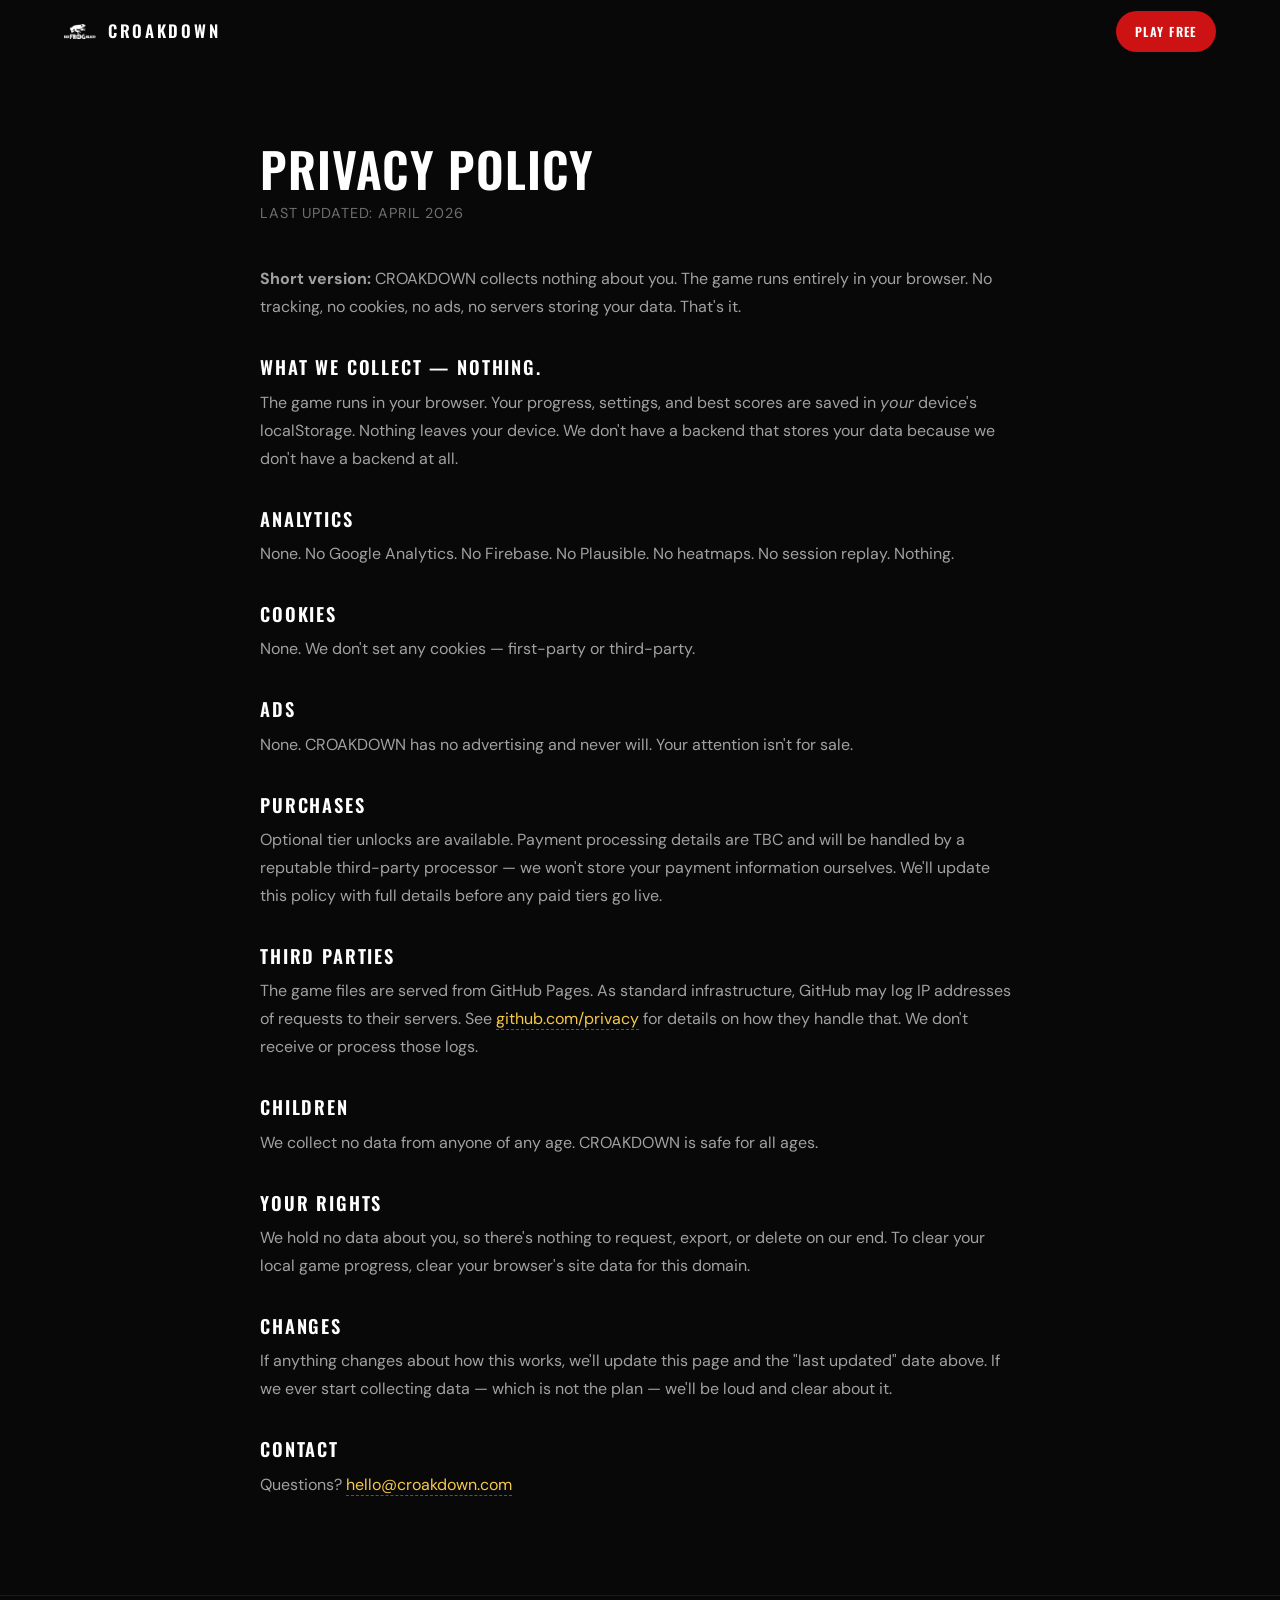
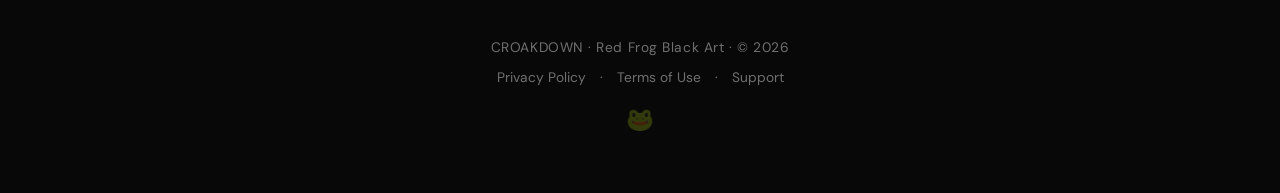
<file: privacy.html>
<!DOCTYPE html>
<html lang="en">
<head>
<meta charset="UTF-8" />
<meta name="viewport" content="width=device-width, initial-scale=1, viewport-fit=cover" />
<title>Privacy Policy — CROAKDOWN</title>
<meta name="description" content="CROAKDOWN privacy policy. We collect nothing. No analytics, no cookies, no ads." />
<meta name="theme-color" content="#080808" />

<meta property="og:type" content="website" />
<meta property="og:title" content="Privacy Policy — CROAKDOWN" />
<meta property="og:description" content="We collect nothing. No analytics, no cookies, no ads." />
<meta property="og:image" content="rfba-logo.png" />
<meta name="twitter:card" content="summary_large_image" />
<meta name="twitter:title" content="Privacy Policy — CROAKDOWN" />
<meta name="twitter:description" content="We collect nothing. No analytics, no cookies, no ads." />
<meta name="twitter:image" content="rfba-logo.png" />

<link rel="icon" type="image/png" href="rfba-logo.png" />
<link rel="preconnect" href="https://fonts.googleapis.com" />
<link rel="preconnect" href="https://fonts.gstatic.com" crossorigin />
<link href="https://fonts.googleapis.com/css2?family=Oswald:wght@400;500;600;700&family=DM+Sans:wght@400;500;700&display=swap" rel="stylesheet" />
<link rel="stylesheet" href="styles.css" />
</head>
<body>

<nav class="nav" aria-label="Primary">
  <div class="nav-inner">
    <a href="index.html" class="nav-brand" aria-label="CROAKDOWN home">
      <img src="rfba-logo.png" alt="" />
      <span>CROAKDOWN</span>
    </a>
    <a href="play.html" class="btn btn-sm">Play Free</a>
  </div>
</nav>

<main class="container legal">
  <h1>Privacy Policy</h1>
  <div class="updated">Last updated: April 2026</div>

  <p><strong>Short version:</strong> CROAKDOWN collects nothing about you. The game runs entirely in your browser. No tracking, no cookies, no ads, no servers storing your data. That's it.</p>

  <h2>What we collect — Nothing.</h2>
  <p>The game runs in your browser. Your progress, settings, and best scores are saved in <em>your</em> device's localStorage. Nothing leaves your device. We don't have a backend that stores your data because we don't have a backend at all.</p>

  <h2>Analytics</h2>
  <p>None. No Google Analytics. No Firebase. No Plausible. No heatmaps. No session replay. Nothing.</p>

  <h2>Cookies</h2>
  <p>None. We don't set any cookies — first-party or third-party.</p>

  <h2>Ads</h2>
  <p>None. CROAKDOWN has no advertising and never will. Your attention isn't for sale.</p>

  <h2>Purchases</h2>
  <p>Optional tier unlocks are available. Payment processing details are TBC and will be handled by a reputable third-party processor — we won't store your payment information ourselves. We'll update this policy with full details before any paid tiers go live.</p>

  <h2>Third Parties</h2>
  <p>The game files are served from GitHub Pages. As standard infrastructure, GitHub may log IP addresses of requests to their servers. See <a href="https://github.com/privacy" target="_blank" rel="noopener">github.com/privacy</a> for details on how they handle that. We don't receive or process those logs.</p>

  <h2>Children</h2>
  <p>We collect no data from anyone of any age. CROAKDOWN is safe for all ages.</p>

  <h2>Your Rights</h2>
  <p>We hold no data about you, so there's nothing to request, export, or delete on our end. To clear your local game progress, clear your browser's site data for this domain.</p>

  <h2>Changes</h2>
  <p>If anything changes about how this works, we'll update this page and the "last updated" date above. If we ever start collecting data — which is not the plan — we'll be loud and clear about it.</p>

  <h2>Contact</h2>
  <p>Questions? <a href="mailto:hello@croakdown.com">hello@croakdown.com</a></p>
</main>

<footer class="footer">
  <div class="footer-line">CROAKDOWN · Red Frog Black Art · © 2026</div>
  <div class="footer-links">
    <a href="privacy.html">Privacy Policy</a> ·
    <a href="terms.html">Terms of Use</a> ·
    <a href="mailto:hello@croakdown.com">Support</a>
  </div>
  <div class="footer-frog" aria-hidden="true">🐸</div>
</footer>

<script src="site.js"></script>
</body>
</html>
</file>
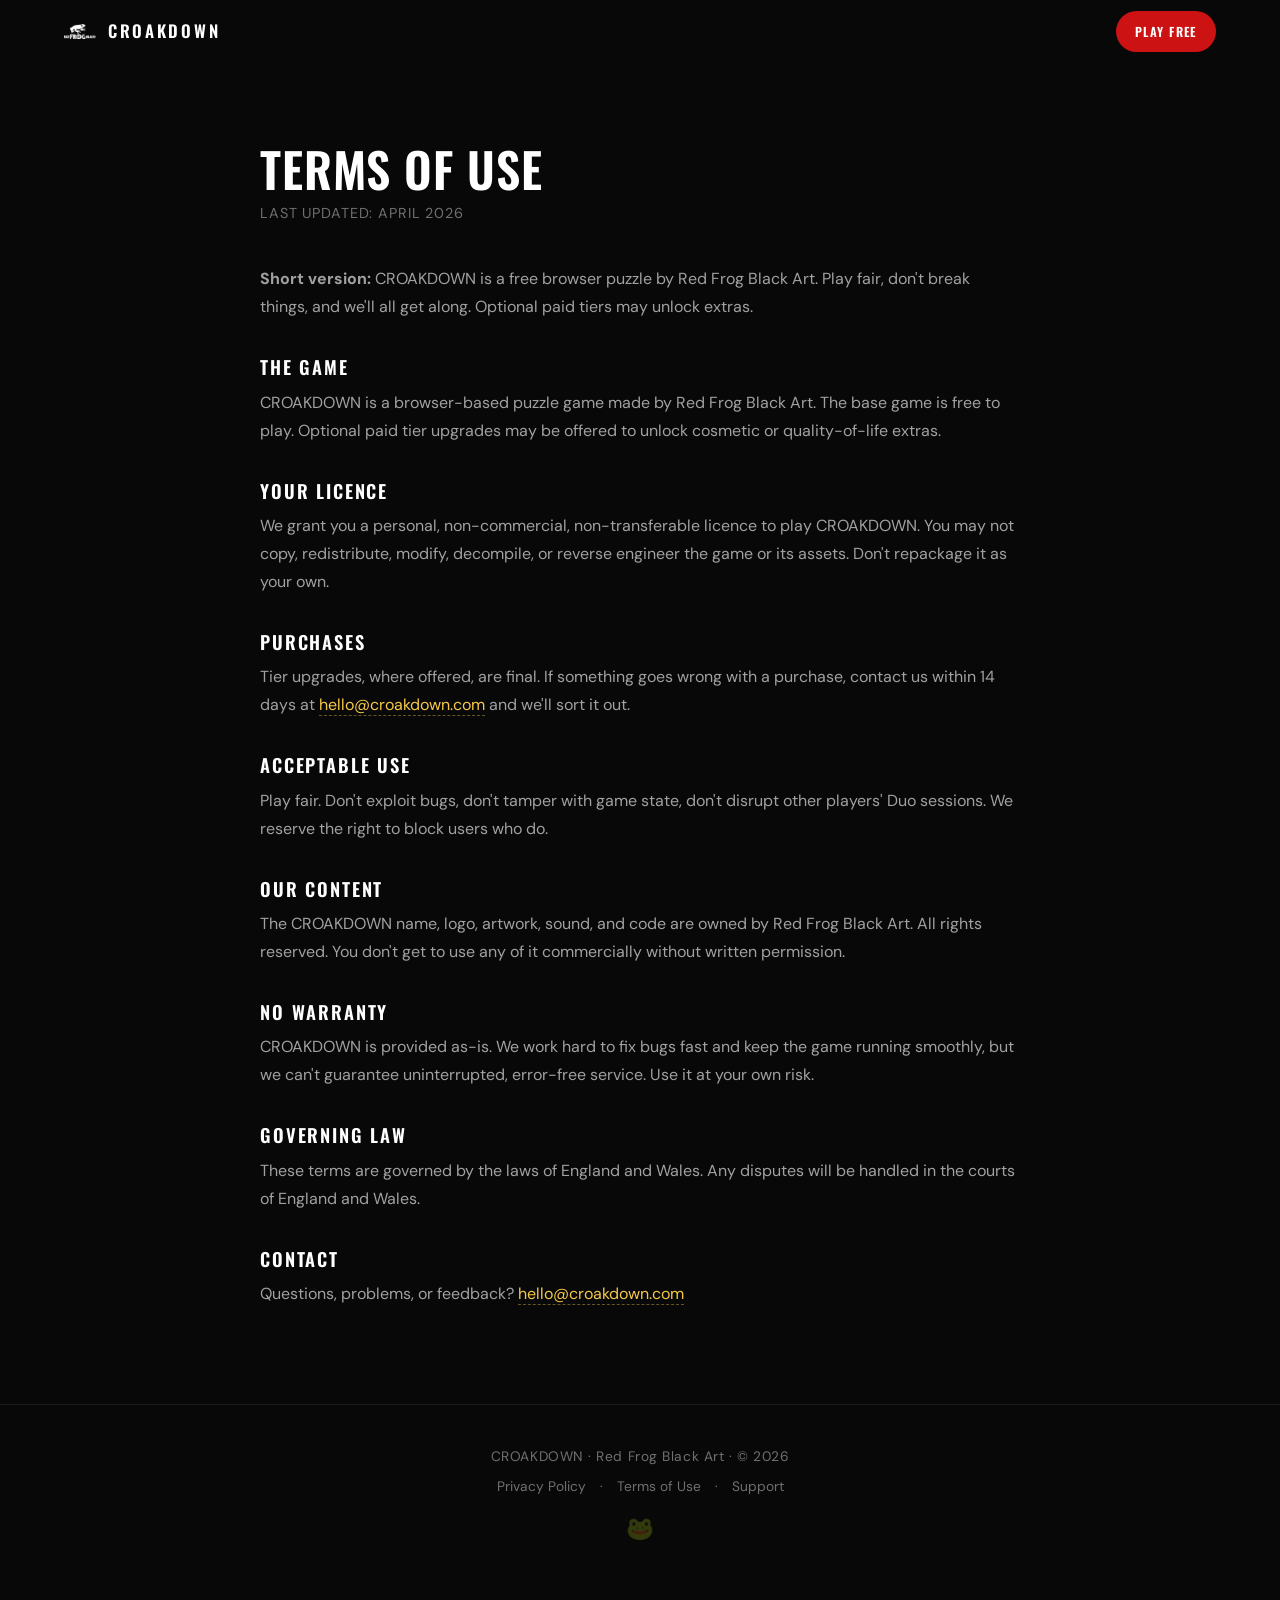
<file: terms.html>
<!DOCTYPE html>
<html lang="en">
<head>
<meta charset="UTF-8" />
<meta name="viewport" content="width=device-width, initial-scale=1, viewport-fit=cover" />
<title>Terms of Use — CROAKDOWN</title>
<meta name="description" content="CROAKDOWN terms of use. Plain English. Free to play, fair use, no warranty." />
<meta name="theme-color" content="#080808" />

<meta property="og:type" content="website" />
<meta property="og:title" content="Terms of Use — CROAKDOWN" />
<meta property="og:description" content="Plain English terms. Free to play. Play fair." />
<meta property="og:image" content="rfba-logo.png" />
<meta name="twitter:card" content="summary_large_image" />
<meta name="twitter:title" content="Terms of Use — CROAKDOWN" />
<meta name="twitter:description" content="Plain English terms. Free to play. Play fair." />
<meta name="twitter:image" content="rfba-logo.png" />

<link rel="icon" type="image/png" href="rfba-logo.png" />
<link rel="preconnect" href="https://fonts.googleapis.com" />
<link rel="preconnect" href="https://fonts.gstatic.com" crossorigin />
<link href="https://fonts.googleapis.com/css2?family=Oswald:wght@400;500;600;700&family=DM+Sans:wght@400;500;700&display=swap" rel="stylesheet" />
<link rel="stylesheet" href="styles.css" />
</head>
<body>

<nav class="nav" aria-label="Primary">
  <div class="nav-inner">
    <a href="index.html" class="nav-brand" aria-label="CROAKDOWN home">
      <img src="rfba-logo.png" alt="" />
      <span>CROAKDOWN</span>
    </a>
    <a href="play.html" class="btn btn-sm">Play Free</a>
  </div>
</nav>

<main class="container legal">
  <h1>Terms of Use</h1>
  <div class="updated">Last updated: April 2026</div>

  <p><strong>Short version:</strong> CROAKDOWN is a free browser puzzle by Red Frog Black Art. Play fair, don't break things, and we'll all get along. Optional paid tiers may unlock extras.</p>

  <h2>The Game</h2>
  <p>CROAKDOWN is a browser-based puzzle game made by Red Frog Black Art. The base game is free to play. Optional paid tier upgrades may be offered to unlock cosmetic or quality-of-life extras.</p>

  <h2>Your Licence</h2>
  <p>We grant you a personal, non-commercial, non-transferable licence to play CROAKDOWN. You may not copy, redistribute, modify, decompile, or reverse engineer the game or its assets. Don't repackage it as your own.</p>

  <h2>Purchases</h2>
  <p>Tier upgrades, where offered, are final. If something goes wrong with a purchase, contact us within 14 days at <a href="mailto:hello@croakdown.com">hello@croakdown.com</a> and we'll sort it out.</p>

  <h2>Acceptable Use</h2>
  <p>Play fair. Don't exploit bugs, don't tamper with game state, don't disrupt other players' Duo sessions. We reserve the right to block users who do.</p>

  <h2>Our Content</h2>
  <p>The CROAKDOWN name, logo, artwork, sound, and code are owned by Red Frog Black Art. All rights reserved. You don't get to use any of it commercially without written permission.</p>

  <h2>No Warranty</h2>
  <p>CROAKDOWN is provided as-is. We work hard to fix bugs fast and keep the game running smoothly, but we can't guarantee uninterrupted, error-free service. Use it at your own risk.</p>

  <h2>Governing Law</h2>
  <p>These terms are governed by the laws of England and Wales. Any disputes will be handled in the courts of England and Wales.</p>

  <h2>Contact</h2>
  <p>Questions, problems, or feedback? <a href="mailto:hello@croakdown.com">hello@croakdown.com</a></p>
</main>

<footer class="footer">
  <div class="footer-line">CROAKDOWN · Red Frog Black Art · © 2026</div>
  <div class="footer-links">
    <a href="privacy.html">Privacy Policy</a> ·
    <a href="terms.html">Terms of Use</a> ·
    <a href="mailto:hello@croakdown.com">Support</a>
  </div>
  <div class="footer-frog" aria-hidden="true">🐸</div>
</footer>

<script src="site.js"></script>
</body>
</html>
</file>
<file: styles.css>
/* ===== CROAKDOWN — Red Frog Black Art ===== */

:root {
  --red: #CC1212;
  --red-dark: #8B0000;
  --bg: #080808;
  --bg-2: #0e0e0e;
  --gold: #F7C948;
  --white: #FFFFFF;
  --muted: rgba(255, 255, 255, 0.62);
  --faint: rgba(255, 255, 255, 0.42);
  --card-bg: rgba(255, 255, 255, 0.04);
  --card-border: rgba(255, 255, 255, 0.10);
  --hairline: rgba(255, 255, 255, 0.08);

  --tile-red: #CC1212;
  --tile-orange: #F5A623;
  --tile-green: #7ED321;
  --tile-blue: #4A90D9;
  --tile-gold: #F7C948;
  --tile-purple: #9B59B6;

  --radius: 16px;
  --nav-h: 64px;

  --font-head: 'Oswald', system-ui, sans-serif;
  --font-body: 'DM Sans', system-ui, sans-serif;
  --font-mono: ui-monospace, 'SF Mono', Menlo, Consolas, monospace;
}

* { box-sizing: border-box; }
html { scroll-behavior: smooth; }

html, body {
  margin: 0;
  padding: 0;
  background: var(--bg);
  color: var(--white);
  font-family: var(--font-body);
  font-size: 16px;
  line-height: 1.6;
  -webkit-font-smoothing: antialiased;
  -moz-osx-font-smoothing: grayscale;
  text-rendering: optimizeLegibility;
}

img { max-width: 100%; display: block; }
a { color: inherit; text-decoration: none; }

h1, h2, h3, h4, h5, h6 {
  font-family: var(--font-head);
  font-weight: 600;
  line-height: 1.05;
  letter-spacing: 0.02em;
  text-transform: uppercase;
  margin: 0 0 0.6em;
}

h1 { font-size: clamp(2.4rem, 7vw, 5.4rem); }
h2 { font-size: clamp(1.8rem, 4.4vw, 3rem); letter-spacing: 0.04em; }
h3 { font-size: clamp(1.1rem, 2.2vw, 1.4rem); letter-spacing: 0.06em; }

p { margin: 0 0 1em; color: var(--muted); }

.container {
  width: 100%;
  max-width: 1200px;
  margin: 0 auto;
  padding: 0 24px;
}

section { padding: 96px 0; position: relative; }
@media (max-width: 720px) { section { padding: 64px 0; } }

/* ===== NAV ===== */
.nav {
  position: fixed;
  top: 0; left: 0; right: 0;
  height: var(--nav-h);
  z-index: 100;
  display: flex;
  align-items: center;
  background: transparent;
  transition: background 220ms ease, backdrop-filter 220ms ease, border-color 220ms ease;
  border-bottom: 1px solid transparent;
}
.nav.scrolled {
  background: rgba(8, 8, 8, 0.78);
  backdrop-filter: blur(14px);
  -webkit-backdrop-filter: blur(14px);
  border-bottom-color: var(--hairline);
}
.nav-inner {
  width: 100%;
  max-width: 1200px;
  margin: 0 auto;
  padding: 0 24px;
  display: flex;
  align-items: center;
  justify-content: space-between;
  gap: 16px;
}
.nav-brand {
  display: flex;
  align-items: center;
  gap: 12px;
  font-family: var(--font-head);
  font-weight: 600;
  letter-spacing: 0.16em;
  font-size: 1.05rem;
  text-transform: uppercase;
  color: var(--white);
}
.nav-brand img {
  height: 32px;
  width: 32px;
  object-fit: contain;
  filter: brightness(0) invert(1);
}
.btn {
  display: inline-flex;
  align-items: center;
  justify-content: center;
  gap: 8px;
  font-family: var(--font-head);
  font-weight: 600;
  letter-spacing: 0.12em;
  text-transform: uppercase;
  padding: 14px 26px;
  border-radius: 999px;
  background: var(--red);
  color: var(--white);
  border: 1px solid transparent;
  cursor: pointer;
  transition: transform 160ms ease, box-shadow 220ms ease, background 220ms ease;
  white-space: nowrap;
  font-size: 0.92rem;
}
.btn:hover {
  background: #e01818;
  box-shadow: 0 0 0 1px rgba(204, 18, 18, 0.4), 0 12px 32px -8px rgba(204, 18, 18, 0.55);
  transform: translateY(-1px);
}
.btn-sm { padding: 10px 18px; font-size: 0.78rem; }
.btn-lg { padding: 18px 34px; font-size: 1rem; }
.btn-ghost {
  background: transparent;
  border-color: var(--card-border);
  color: var(--white);
}
.btn-ghost:hover {
  background: var(--card-bg);
  box-shadow: none;
}

/* ===== HERO ===== */
.hero {
  min-height: 100vh;
  display: flex;
  align-items: center;
  justify-content: center;
  text-align: center;
  position: relative;
  overflow: hidden;
  padding: calc(var(--nav-h) + 32px) 24px 64px;
}
.hero-grid {
  position: absolute;
  inset: -10%;
  background-image:
    linear-gradient(rgba(204, 18, 18, 0.10) 1px, transparent 1px),
    linear-gradient(90deg, rgba(204, 18, 18, 0.10) 1px, transparent 1px);
  background-size: 60px 60px;
  animation: grid-drift 24s linear infinite, grid-pulse 6s ease-in-out infinite;
  mask-image: radial-gradient(ellipse at center, rgba(0,0,0,0.95) 0%, rgba(0,0,0,0.55) 55%, rgba(0,0,0,0) 90%);
  -webkit-mask-image: radial-gradient(ellipse at center, rgba(0,0,0,0.95) 0%, rgba(0,0,0,0.55) 55%, rgba(0,0,0,0) 90%);
}
@keyframes grid-drift {
  0%   { background-position: 0 0, 0 0; }
  100% { background-position: 60px 60px, 60px 60px; }
}
@keyframes grid-pulse {
  0%, 100% { opacity: 0.55; }
  50%      { opacity: 1; }
}
.hero-glow {
  position: absolute;
  width: 720px; height: 720px;
  left: 50%; top: 50%;
  transform: translate(-50%, -50%);
  background: radial-gradient(circle, rgba(204,18,18,0.18) 0%, transparent 60%);
  pointer-events: none;
  filter: blur(20px);
}

.hero-content { position: relative; z-index: 2; max-width: 880px; margin: 0 auto; }
.hero-frog {
  width: 88px; height: 88px;
  margin: 0 auto 18px;
  filter: brightness(0) invert(1) drop-shadow(0 0 18px rgba(204,18,18,0.6));
  animation: float 4s ease-in-out infinite;
}
@keyframes float {
  0%, 100% { transform: translateY(0); }
  50%      { transform: translateY(-8px); }
}
.wordmark {
  font-family: var(--font-head);
  font-weight: 700;
  font-size: clamp(3rem, 12vw, 8rem);
  letter-spacing: 0.08em;
  line-height: 0.9;
  margin: 0 0 18px;
  text-transform: uppercase;
  background: linear-gradient(180deg, #fff 0%, #f3f3f3 60%, #cfcfcf 100%);
  -webkit-background-clip: text;
  background-clip: text;
  color: transparent;
  text-shadow: 0 0 60px rgba(204, 18, 18, 0.18);
}
.hero h1 {
  font-size: clamp(1.5rem, 3.6vw, 2.4rem);
  color: var(--white);
  margin-bottom: 14px;
  letter-spacing: 0.05em;
}
.hero-sub {
  font-size: 1.05rem;
  color: var(--muted);
  margin-bottom: 36px;
}
.hero-cta-row { display: flex; flex-direction: column; align-items: center; gap: 16px; }
.hero-fineprint {
  font-size: 0.85rem;
  color: var(--faint);
  letter-spacing: 0.04em;
}

/* ===== SECTION HEADERS ===== */
.eyebrow {
  font-family: var(--font-head);
  font-size: 0.78rem;
  letter-spacing: 0.32em;
  text-transform: uppercase;
  color: var(--red);
  margin-bottom: 14px;
}
.section-head { margin-bottom: 48px; max-width: 720px; }
.section-head.center { margin-left: auto; margin-right: auto; text-align: center; }

/* ===== GAME MODES ===== */
.modes {
  display: grid;
  grid-template-columns: repeat(2, 1fr);
  gap: 20px;
}
@media (max-width: 720px) {
  .modes {
    display: flex;
    overflow-x: auto;
    scroll-snap-type: x mandatory;
    gap: 16px;
    padding-bottom: 8px;
    margin: 0 -24px;
    padding-left: 24px;
    padding-right: 24px;
  }
  .modes > .mode {
    flex: 0 0 78%;
    scroll-snap-align: start;
  }
}
.mode {
  background: var(--card-bg);
  border: 1px solid var(--card-border);
  border-left: 4px solid var(--accent, #888);
  border-radius: var(--radius);
  padding: 28px 26px;
  transition: transform 240ms ease, background 240ms ease, border-color 240ms ease;
}
.mode:hover {
  transform: translateY(-3px);
  background: rgba(255,255,255,0.06);
}
.mode-icon { font-size: 2rem; margin-bottom: 10px; line-height: 1; }
.mode-name {
  font-family: var(--font-head);
  font-size: 1.2rem;
  letter-spacing: 0.12em;
  text-transform: uppercase;
  margin-bottom: 4px;
}
.mode-tag {
  font-family: var(--font-head);
  font-size: 0.78rem;
  letter-spacing: 0.24em;
  text-transform: uppercase;
  color: var(--accent, #888);
  margin-bottom: 12px;
}
.mode-desc { font-size: 0.95rem; color: var(--muted); margin: 0; }

/* ===== FEATURES ===== */
.features {
  display: grid;
  grid-template-columns: repeat(3, 1fr);
  gap: 32px;
}
@media (max-width: 860px) { .features { grid-template-columns: 1fr; gap: 28px; } }
.feature { padding: 8px 0; }
.feature-icon { font-size: 2rem; margin-bottom: 14px; }
.feature h3 { color: var(--white); font-size: 1.25rem; margin-bottom: 8px; }
.feature p { font-size: 0.98rem; color: var(--muted); margin: 0; }

/* ===== PHONES ===== */
.phones {
  display: grid;
  grid-template-columns: repeat(4, 1fr);
  gap: 24px;
  margin-top: 8px;
}
@media (max-width: 900px) { .phones { grid-template-columns: repeat(2, 1fr); gap: 32px; } }
@media (max-width: 480px) { .phones { grid-template-columns: 1fr; max-width: 280px; margin-left: auto; margin-right: auto; } }
.phone-wrap { display: flex; flex-direction: column; align-items: center; gap: 14px; }
.phone {
  width: 100%;
  max-width: 220px;
  aspect-ratio: 9 / 18;
  background: #050505;
  border: 2px solid #1a1a1a;
  border-radius: 28px;
  position: relative;
  padding: 18px 12px 16px;
  display: flex;
  flex-direction: column;
  box-shadow: 0 30px 60px -30px rgba(204,18,18,0.25), inset 0 0 0 1px rgba(255,255,255,0.04);
}
.phone::before {
  content: "";
  position: absolute;
  top: 8px; left: 50%;
  transform: translateX(-50%);
  width: 70px; height: 14px;
  background: #000;
  border-radius: 0 0 12px 12px;
  border: 1px solid #1a1a1a;
  border-top: none;
}
.phone-screen {
  flex: 1;
  margin-top: 12px;
  background: #0a0a0a;
  border-radius: 16px;
  padding: 10px;
  display: flex;
  align-items: center;
  justify-content: center;
  border: 1px solid rgba(255,255,255,0.04);
}
.tile-grid {
  display: grid;
  grid-template-columns: repeat(6, 1fr);
  gap: 3px;
  width: 100%;
  aspect-ratio: 1;
}
.tile {
  border-radius: 2px;
  background: rgba(255,255,255,0.04);
}
.t-r { background: var(--tile-red); box-shadow: 0 0 4px rgba(204,18,18,0.4); }
.t-o { background: var(--tile-orange); box-shadow: 0 0 4px rgba(245,166,35,0.35); }
.t-g { background: var(--tile-green); box-shadow: 0 0 4px rgba(126,211,33,0.35); }
.t-b { background: var(--tile-blue);  box-shadow: 0 0 4px rgba(74,144,217,0.35); }
.t-y { background: var(--tile-gold);  box-shadow: 0 0 4px rgba(247,201,72,0.35); }
.t-p { background: var(--tile-purple);box-shadow: 0 0 4px rgba(155,89,182,0.35); }
.phone-label {
  font-family: var(--font-head);
  font-size: 0.85rem;
  letter-spacing: 0.18em;
  text-transform: uppercase;
  color: var(--muted);
}

/* ===== SHARE ===== */
.share-card {
  background: var(--card-bg);
  border: 1px solid var(--card-border);
  border-left: 4px solid var(--red);
  border-radius: var(--radius);
  padding: 40px;
  max-width: 720px;
  margin: 0 auto;
  text-align: center;
}
@media (max-width: 600px) { .share-card { padding: 28px 22px; } }
.share-card h2 { color: var(--white); }
.share-block {
  font-family: var(--font-mono);
  background: #050505;
  border: 1px solid var(--hairline);
  border-radius: 10px;
  padding: 20px;
  margin: 26px 0;
  text-align: left;
  font-size: 0.92rem;
  color: #d8d8d8;
  white-space: pre-wrap;
  line-height: 1.6;
  overflow-x: auto;
}

/* ===== COMMUNITY ===== */
.community {
  display: grid;
  grid-template-columns: repeat(2, 1fr);
  gap: 18px;
  max-width: 760px;
  margin: 0 auto;
}
@media (max-width: 600px) { .community { grid-template-columns: 1fr; } }
.comm-card {
  background: var(--card-bg);
  border: 1px solid var(--card-border);
  border-radius: var(--radius);
  padding: 28px;
  display: flex;
  align-items: center;
  gap: 18px;
  transition: background 220ms ease, transform 220ms ease, border-color 220ms ease;
}
.comm-card:hover {
  background: rgba(255,255,255,0.07);
  border-color: rgba(255,255,255,0.18);
  transform: translateY(-2px);
}
.comm-icon {
  width: 44px; height: 44px;
  display: flex; align-items: center; justify-content: center;
  border-radius: 10px;
  background: rgba(255,255,255,0.06);
  flex-shrink: 0;
}
.comm-icon svg { width: 22px; height: 22px; fill: currentColor; }
.comm-text strong { display: block; font-family: var(--font-head); letter-spacing: 0.12em; text-transform: uppercase; font-size: 0.9rem; }
.comm-text span { font-size: 0.88rem; color: var(--muted); }

/* ===== FOOTER ===== */
.footer {
  border-top: 1px solid var(--hairline);
  padding: 40px 24px 56px;
  text-align: center;
  color: var(--faint);
  font-size: 0.86rem;
}
.footer-line { margin-bottom: 8px; letter-spacing: 0.04em; }
.footer-links { display: inline-flex; flex-wrap: wrap; gap: 6px 14px; justify-content: center; }
.footer-links a:hover { color: var(--white); }
.footer-frog { margin-top: 14px; font-size: 1.4rem; opacity: 0.6; }

/* ===== LEGAL PAGES ===== */
.legal {
  padding: calc(var(--nav-h) + 80px) 0 80px;
  max-width: 760px;
}
.legal h1 { font-size: clamp(2rem, 5vw, 3rem); margin-bottom: 8px; }
.legal .updated { color: var(--faint); font-size: 0.9rem; letter-spacing: 0.06em; text-transform: uppercase; margin-bottom: 40px; }
.legal h2 { font-size: 1.15rem; letter-spacing: 0.1em; margin: 36px 0 12px; color: var(--white); }
.legal p { font-size: 1rem; line-height: 1.75; }
.legal a { color: var(--gold); border-bottom: 1px dashed rgba(247, 201, 72, 0.4); }
.legal a:hover { color: var(--white); border-color: var(--white); }

/* ===== PLAY PAGE ===== */
.play-body { overflow: hidden; height: 100vh; height: 100dvh; }
.play-bar {
  height: 48px;
  border-bottom: 1px solid var(--hairline);
  display: flex;
  align-items: center;
  padding: 0 16px;
  background: rgba(8,8,8,0.92);
  backdrop-filter: blur(8px);
}
.play-bar a {
  font-family: var(--font-head);
  font-size: 0.78rem;
  letter-spacing: 0.18em;
  text-transform: uppercase;
  color: var(--muted);
  display: inline-flex;
  align-items: center;
  gap: 10px;
}
.play-bar a:hover { color: var(--white); }
.play-bar img { height: 22px; filter: brightness(0) invert(1); }
.play-frame {
  width: 100%;
  height: calc(100vh - 48px);
  height: calc(100dvh - 48px);
  border: 0;
  display: block;
  background: #000;
}
.play-hint {
  display: none;
  position: fixed;
  bottom: 0; left: 0; right: 0;
  background: rgba(8,8,8,0.95);
  border-top: 1px solid rgba(255,255,255,0.08);
  color: rgba(255,255,255,0.55);
  text-align: center;
  padding: 8px 12px;
  font-size: 0.82rem;
  letter-spacing: 0.04em;
}
@media (max-width: 720px) {
  .play-hint { display: none; }
  .play-frame { height: calc(100dvh - 48px); }
}

/* ===== ANIMATIONS ===== */
.fade-in {
  opacity: 0;
  transform: translateY(24px);
  transition: opacity 700ms cubic-bezier(0.22, 1, 0.36, 1),
              transform 700ms cubic-bezier(0.22, 1, 0.36, 1);
  will-change: opacity, transform;
}
.fade-in.visible { opacity: 1; transform: none; }
@media (prefers-reduced-motion: reduce) {
  .fade-in { opacity: 1; transform: none; transition: none; }
  .hero-grid, .hero-frog { animation: none; }
}

/* ===== UTILITY ===== */
.center { text-align: center; }
.mt-lg { margin-top: 40px; }
.muted { color: var(--muted); }
</file>
